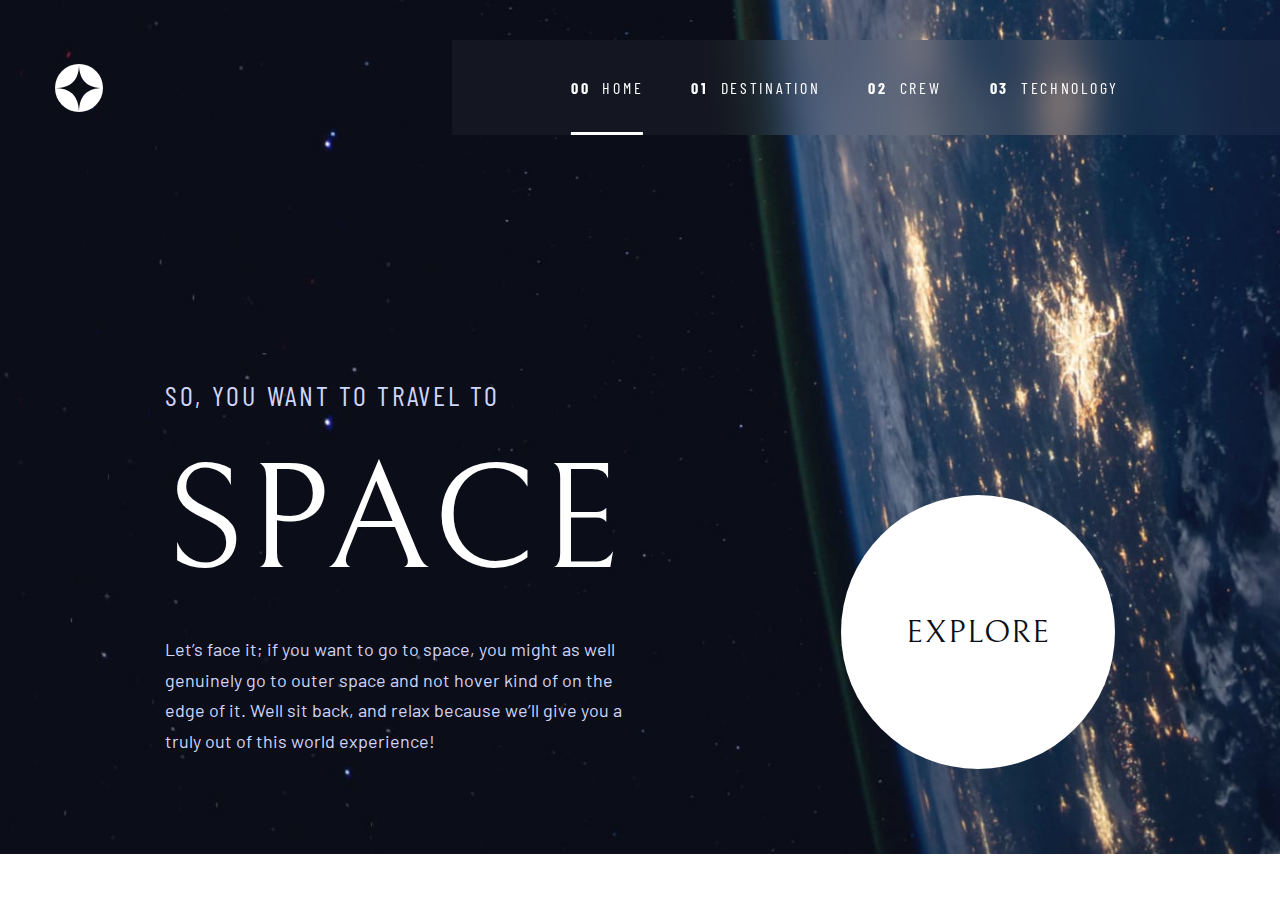
<file: index.html>
<!DOCTYPE html>
<html lang="en">
  <head>
    <meta charset="UTF-8" />
    <meta name="viewport" content="width=device-width, initial-scale=1.0" />

    <link
      rel="icon"
      type="image/png"
      sizes="32x32"
      href="./assets/favicon-32x32.png"
    />
    <link rel="preconnect" href="https://fonts.googleapis.com" />
    <link rel="preconnect" href="https://fonts.gstatic.com" crossorigin />
    <link
      href="https://fonts.googleapis.com/css2?family=Barlow&family=Barlow+Condensed&family=Bellefair&display=swap"
      rel="stylesheet"
    />
    <link rel="stylesheet" href="./css/main.css" />
    <script src="./js/app.js" defer></script>

    <title>Frontend Mentor | Space tourism website</title>
  </head>
  <body class="home-body">
    <header>
      <a href="index.html" class="logo">
        <img src="./assets/shared/logo.svg" alt="Space tourism" />
      </a>

      <div class="hamburger">
        <span></span>
        <span></span>
        <span></span>
      </div>
      <nav>
        <ul class="links">
          <li>
            <a href="index.html" class="active">
              <span aria-hidden="true">00</span>Home
            </a>
          </li>
          <li>
            <a href="destination.html">
              <span aria-hidden="true">01</span>Destination
            </a>
          </li>
          <li>
            <a href="crew.html"> <span aria-hidden="true">02</span>Crew </a>
          </li>
          <li>
            <a href="technology.html">
              <span aria-hidden="true">03</span>Technology
            </a>
          </li>
        </ul>
      </nav>
    </header>

    <section class="home">
      <div class="container">
        <div class="info">
          <h1>So, you want to travel to<span>Space</span></h1>
          <p>
            Let’s face it; if you want to go to space, you might as well
            genuinely go to outer space and not hover kind of on the edge of it.
            Well sit back, and relax because we’ll give you a truly out of this
            world experience!
          </p>
        </div>
        <div class="explore-btn">
          <a class="btn" href="destination.html">Explore</a>
        </div>
      </div>
    </section>
  </body>
</html>
</file>
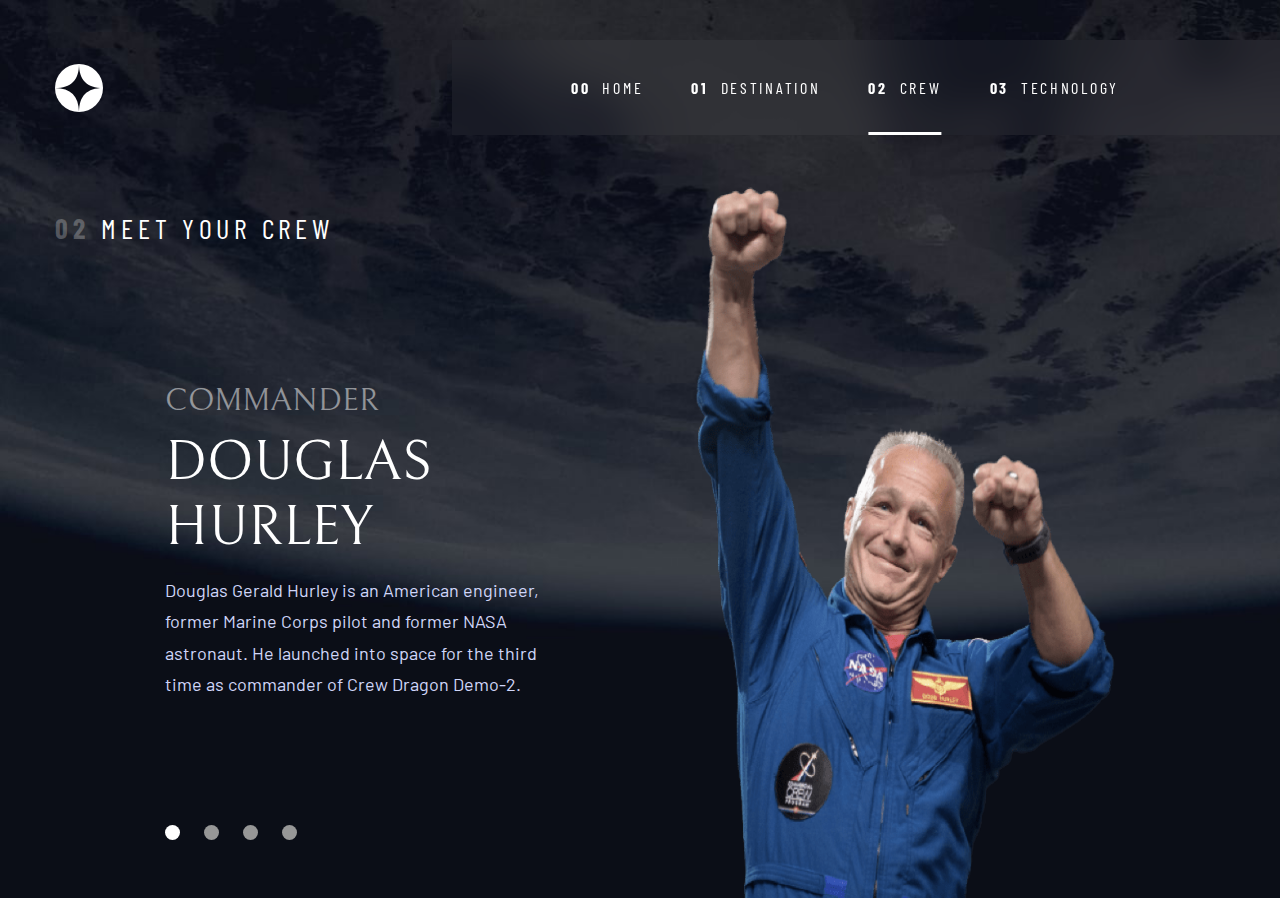
<file: crew.html>
<!DOCTYPE html>
<html lang="en">
  <head>
    <meta charset="UTF-8" />
    <meta name="viewport" content="width=device-width, initial-scale=1.0" />

    <link
      rel="icon"
      type="image/png"
      sizes="32x32"
      href="./assets/favicon-32x32.png"
    />
    <link rel="preconnect" href="https://fonts.googleapis.com" />
    <link rel="preconnect" href="https://fonts.gstatic.com" crossorigin />
    <link
      href="https://fonts.googleapis.com/css2?family=Barlow&family=Barlow+Condensed&family=Bellefair&display=swap"
      rel="stylesheet"
    />
    <link rel="stylesheet" href="./css/main.css" />
    <script src="./js/app.js" defer></script>

    <title>Frontend Mentor | Space tourism website</title>
  </head>
  <body class="crew-page">
    <header>
      <a href="index.html" class="logo">
        <img src="./assets/shared/logo.svg" alt="Space tourism" />
      </a>

      <div class="hamburger">
        <span></span>
        <span></span>
        <span></span>
      </div>
      <nav>
        <ul class="links">
          <li>
            <a href="index.html"> <span aria-hidden="true">00</span>Home </a>
          </li>
          <li>
            <a href="./destination.html">
              <span aria-hidden="true">01</span>Destination
            </a>
          </li>
          <li>
            <a href="crew.html" class="active"> <span aria-hidden="true">02</span>Crew </a>
          </li>
          <li>
            <a href="technology.html">
              <span aria-hidden="true">03</span>Technology
            </a>
          </li>
        </ul>
      </nav>
    </header>

    <section class="crew">
      <h1 class="main-title"><span>02</span>Meet your crew</h1>
      <div class="container">
        <div class="row">
          <div class="img">
            <img src="./assets/crew/image-douglas-hurley.png" alt="">
          </div>
          <div class="content">
            <span class="role">Commander</span>
            <h2 class="name"> Douglas Hurley</h2>
            <p class="">
              Douglas Gerald Hurley is an American engineer, former Marine Corps pilot 
              and former NASA astronaut. He launched into space for the third time as 
              commander of Crew Dragon Demo-2.
            </p>
            <div class="bullets">
            </div>
          </div>
        </div>
    </section>
  </body>
</html>
</file>
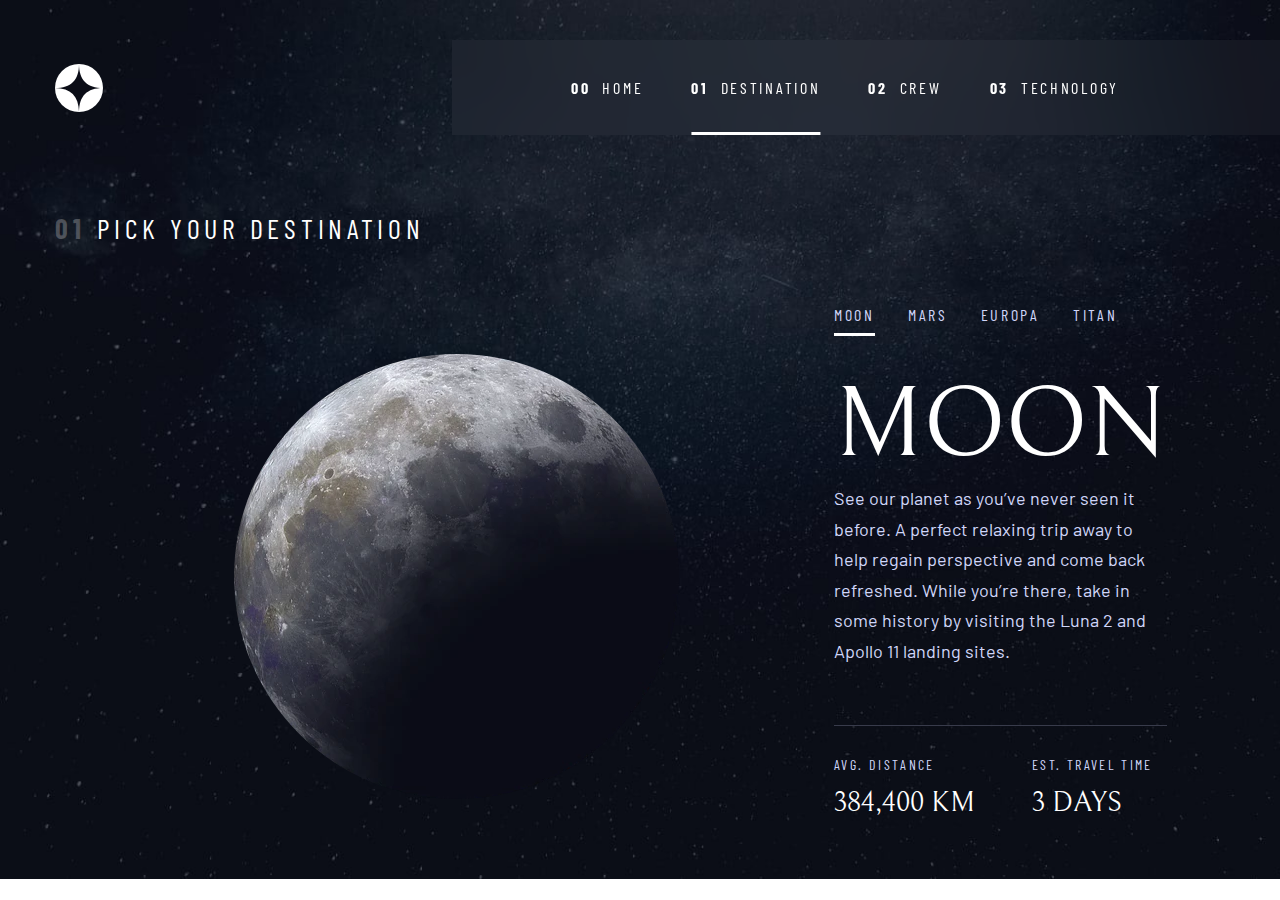
<file: destination.html>
<!DOCTYPE html>
<html lang="en">
  <head>
    <meta charset="UTF-8" />
    <meta name="viewport" content="width=device-width, initial-scale=1.0" />

    <link
      rel="icon"
      type="image/png"
      sizes="32x32"
      href="./assets/favicon-32x32.png"
    />
    <link rel="preconnect" href="https://fonts.googleapis.com" />
    <link rel="preconnect" href="https://fonts.gstatic.com" crossorigin />
    <link
      href="https://fonts.googleapis.com/css2?family=Barlow&family=Barlow+Condensed&family=Bellefair&display=swap"
      rel="stylesheet"
    />
    <link rel="stylesheet" href="./css/main.css" />
    <script src="./js/app.js" defer></script>

    <title>Frontend Mentor | Space tourism website</title>
  </head>
  <body class="destination-page">
    <header>
      <a href="index.html" class="logo">
        <img src="./assets/shared/logo.svg" alt="Space tourism" />
      </a>

      <div class="hamburger">
        <span></span>
        <span></span>
        <span></span>
      </div>
      <nav>
        <ul class="links">
          <li>
            <a href="index.html"> <span aria-hidden="true">00</span>Home </a>
          </li>
          <li>
            <a href="./destination.html" class="active">
              <span aria-hidden="true">01</span>Destination
            </a>
          </li>
          <li>
            <a href="crew.html"> <span aria-hidden="true">02</span>Crew </a>
          </li>
          <li>
            <a href="technology.html">
              <span aria-hidden="true">03</span>Technology
            </a>
          </li>
        </ul>
      </nav>
    </header>

    <section class="destination">
      <h1 class="main-title"><span>01</span>Pick your destination</h1>
      <div class="container">
        <div class="row">
          <div class="img">
            <img class="rotate" src="./assets/destination/image-moon.webp" alt="">
          </div>
          <div class="content">
            <ul class="dest-list">
              <li class="active">Moon</li>
              <li>Mars</li>
              <li>Europa</li>
              <li>Titan</li>
            </ul>
              <div class="info">
                <h2 class="dest-name">Moon</h2>
                <p class="dest-description">
                  See our planet as you’ve never seen it before. A perfect relaxing trip away to help 
                  regain perspective and come back refreshed. While you’re there, take in some history 
                  by visiting the Luna 2 and Apollo 11 landing sites.
                </p>
              </div>
              <div class="details">
                <div>
                  <h3>Avg. distance</h3>
                  <p class="distance">384,400 km</p>
                </div>
                <div>
                  <h3>Est. travel time</h3>
                  <p class="travel">3 days</p>
                </div>
              </div>
          </div>
        </div>
    </section>
  </body>
</html>
</file>
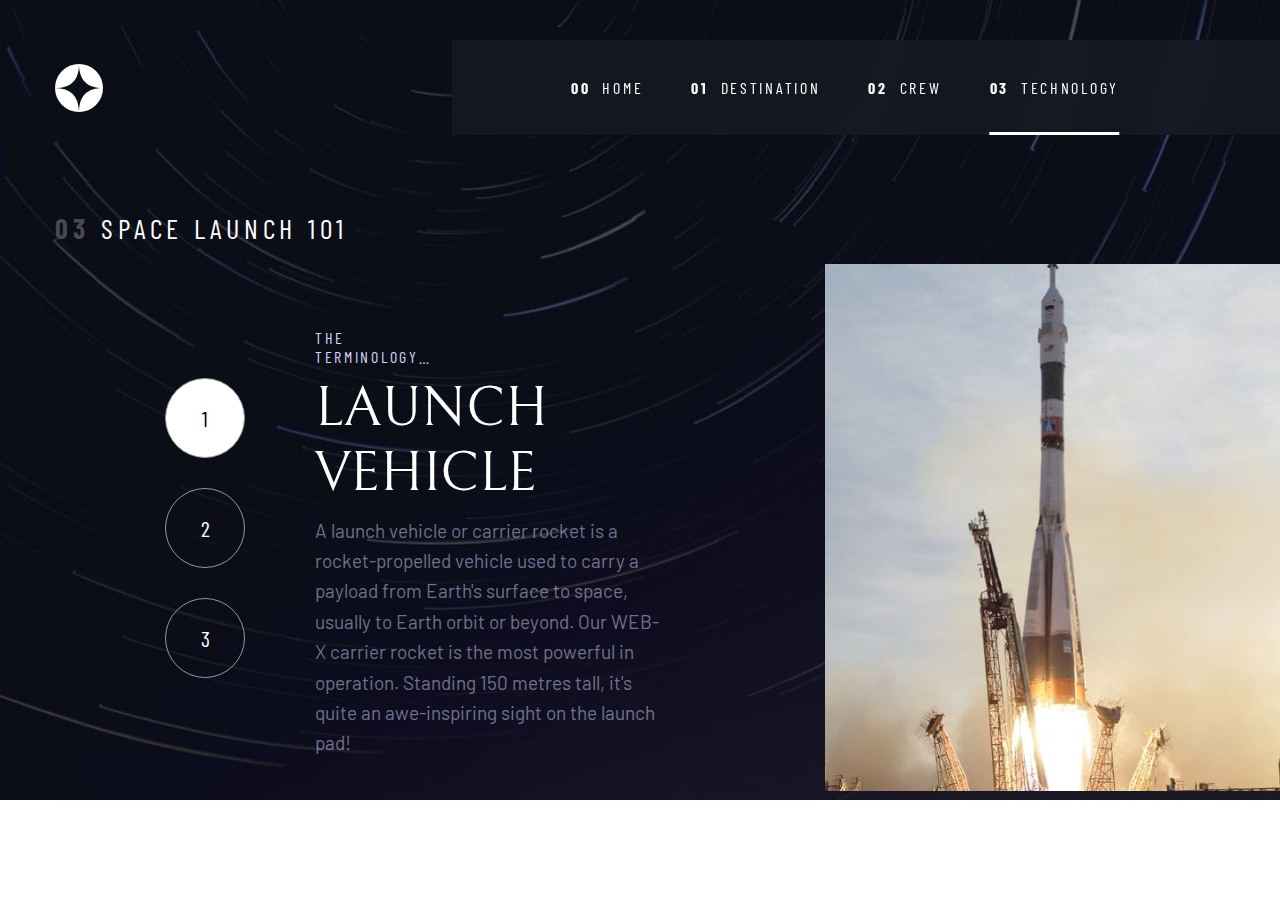
<file: technology.html>
<!DOCTYPE html>
<html lang="en">
  <head>
    <meta charset="UTF-8" />
    <meta name="viewport" content="width=device-width, initial-scale=1.0" />

    <link
      rel="icon"
      type="image/png"
      sizes="32x32"
      href="./assets/favicon-32x32.png"
    />
    <link rel="preconnect" href="https://fonts.googleapis.com" />
    <link rel="preconnect" href="https://fonts.gstatic.com" crossorigin />
    <link
      href="https://fonts.googleapis.com/css2?family=Barlow&family=Barlow+Condensed&family=Bellefair&display=swap"
      rel="stylesheet"
    />
    <link rel="stylesheet" href="./css/main.css" />
    <script src="./js/app.js" defer></script>

    <title>Frontend Mentor | Space tourism website</title>
  </head>
  <body class="technology-page">
    <header>
      <a href="index.html" class="logo">
        <img src="./assets/shared/logo.svg" alt="Space tourism" />
      </a>

      <div class="hamburger">
        <span></span>
        <span></span>
        <span></span>
      </div>
      <nav>
        <ul class="links">
          <li>
            <a href="index.html"> <span aria-hidden="true">00</span>Home </a>
          </li>
          <li>
            <a href="./destination.html">
              <span aria-hidden="true">01</span>Destination
            </a>
          </li>
          <li>
            <a href="crew.html"> <span aria-hidden="true">02</span>Crew </a>
          </li>
          <li>
            <a href="technology.html" class="active">
              <span aria-hidden="true">03</span>Technology
            </a>
          </li>
        </ul>
      </nav>
    </header>

    <section class="technology">
      <h1 class="main-title"><span>03</span>Space launch 101</h1>
      <div class="container">
        <div class="row">
          <div class="img">
              <img class="big" src="./assets/technology/image-launch-vehicle-portrait.jpg" alt="" >
              <img class="small" src="./assets/technology/image-launch-vehicle-landscape.jpg" alt="launch-vehicle">
            </picture>
          </div>
          <div class="content">
            <div class="bullets">
            </div>
          <div>
            <span class="tech-title">the terminology…</span>
            <h2 class="tech-name">Launch vehicle</h2>
            <p class="tech-description">
              A launch vehicle or carrier rocket is a rocket-propelled
              vehicle used to carry a payload from Earth's surface to space,
              usually to Earth orbit or beyond. Our WEB-X carrier rocket is
              the most powerful in operation. Standing 150 metres tall,
              it's quite an awe-inspiring sight on the launch pad!
              </p>
          </div>
          </div>
        </div>
    </section>
  </body>
</html>
</file>
<file: css/main.css>
.container {
  padding-left: 24px;
  padding-right: 24px;
}
@media (min-width: 768px) and (max-width: 991px) {
  .container {
    padding-left: 161px;
    padding-right: 161px;
  }
}
@media (min-width: 992px) {
  .container {
    padding-left: 165px;
    padding-right: 165px;
  }
}

html {
  box-sizing: border-box;
}

*,
::before,
::after {
  box-sizing: inherit;
}

ol,
ul {
  list-style: none;
}

a {
  text-decoration: none;
}

body {
  margin: 0;
  font-family: "Barlow Condensed", sans-serif;
  font-size: 16px;
  background-repeat: no-repeat;
  background-size: cover;
  overflow-x: hidden;
}

/* home page backgrounds */
.home-body {
  background-image: url("../assets/home/background-home-mobile.jpg");
}
@media (min-width: 768px) and (max-width: 991px) {
  .home-body {
    background-image: url("../assets/home/background-home-tablet.jpg");
    background-size: cover;
  }
}
@media (min-width: 992px) {
  .home-body {
    background-image: url("../assets/home/background-home-desktop.jpg");
  }
}

/* destination page backgrounds */
.destination-page {
  background-image: url("../assets/destination/background-destination-mobile.jpg");
}
@media (min-width: 768px) and (max-width: 991px) {
  .destination-page {
    background-image: url("../assets/destination/background-destination-tablet.jpg");
    background-size: cover;
  }
}
@media (min-width: 992px) {
  .destination-page {
    background-image: url("../assets/destination/background-destination-desktop.jpg");
  }
}

/* crew page backgrounds */
.crew-page {
  background-image: url("../assets/crew/background-crew-mobile.jpg");
}
@media (min-width: 768px) and (max-width: 991px) {
  .crew-page {
    background-image: url("../assets/crew/background-crew-tablet.jpg");
    background-size: cover;
  }
}
@media (min-width: 992px) {
  .crew-page {
    background-image: url("../assets/crew/background-crew-desktop.jpg");
  }
}

/* technology page backgrounds */
.technology-page {
  background-image: url("../assets/technology/background-technology-mobile.jpg");
}
@media (min-width: 768px) and (max-width: 991px) {
  .technology-page {
    background-image: url("../assets/technology/background-technology-tablet.jpg");
    background-size: cover;
  }
}
@media (min-width: 992px) {
  .technology-page {
    background-image: url("../assets//technology/background-technology-desktop.jpg");
  }
}

header {
  display: flex;
  justify-content: space-between;
  align-items: center;
  margin: 40px 0 0 55px;
}
header .logo img {
  display: block;
}
header .links {
  display: flex;
  gap: 48px;
  margin: 0;
  background-color: rgba(255, 255, 255, 0.04);
  -webkit-backdrop-filter: blur(20px);
          backdrop-filter: blur(20px);
  padding: 38px;
  -webkit-padding-start: 119px;
          padding-inline-start: 119px;
  -webkit-padding-end: 161px;
          padding-inline-end: 161px;
}
header .links a {
  padding: 38px 0;
  color: white;
  text-transform: uppercase;
  letter-spacing: 2.7px;
  position: relative;
}
header .links a span {
  font-weight: bold;
  margin-right: 12px;
}
header .links a::before {
  content: "";
  position: absolute;
  bottom: 0;
  left: 50%;
  width: 0;
  height: 3px;
  transform: translateX(-50%);
  transition: 0.4s;
}
header .links a.active::before {
  background-color: white;
  width: 100%;
}
header .links a:not(.active):hover::before {
  width: 100%;
  background-color: #979797;
}

@media (max-width: 767px) {
  header {
    margin: 24px;
  }
  header .logo img {
    width: 40px;
    height: 40px;
  }
  header .hamburger {
    width: 24px;
    height: 21px;
    cursor: pointer;
    z-index: 4;
  }
  header .hamburger > span {
    display: block;
    width: 100%;
    height: 3px;
    background-color: #d0d6f9;
    transition: 0.4s;
  }
  header .hamburger > span:not(:last-child) {
    margin-bottom: 5px;
  }
  header .hamburger.show > span:first-child {
    transform: translateY(8px) rotate(-45deg);
  }
  header .hamburger.show > span:nth-child(2) {
    opacity: 0;
  }
  header .hamburger.show > span:last-child {
    transform: translateY(-8px) rotate(45deg);
  }
}
@media (max-width: 767px) {
  header nav {
    position: fixed;
    top: 0;
    right: -100vw;
    width: 68vw;
    height: 100vh;
    z-index: 3;
    transition: 0.4s;
  }
  header nav.show {
    right: 0;
  }
  header nav .links {
    height: 100%;
    flex-direction: column;
    -webkit-backdrop-filter: blur(30px);
            backdrop-filter: blur(30px);
    gap: 1.5rem;
    margin: 0;
    padding: 121px 0;
  }
  header nav .links a {
    display: block;
    padding: 6px 31px;
  }
  header nav .links a::before {
    width: 4px;
    height: 0;
    top: 50%;
    left: calc(100% - 4px);
    transform: translateY(-50%);
  }
  header nav .links a:hover::before {
    height: 100%;
  }
}

@media (min-width: 768px) and (max-width: 991px) {
  header {
    margin-top: 0;
    margin-left: 39px;
  }
  header .links {
    gap: 35px;
    padding-left: 47px;
    padding-right: 47px;
  }
  header .links a {
    font-size: 14px;
    letter-spacing: 2.34;
  }
  header .links a span {
    display: none;
  }
}

/* start home */
.home {
  color: #ffffff;
  text-align: center;
}
.home .info {
  margin-top: 48px;
  margin-bottom: 80px;
}
.home .info h1 {
  font-size: 16px;
  font-weight: 400;
  text-transform: uppercase;
  letter-spacing: 2.7px;
  color: #d0d6f9;
}
.home .info h1 span {
  display: block;
  font-family: "Bellefair", serif;
  font-size: 80px;
  color: #ffffff;
  margin-top: 25px;
}
.home .info p {
  font-family: "Barlow", sans-serif;
  font-size: 15px;
  font-weight: 400;
  color: #d0d6f9;
  line-height: 1.7;
}
.home .btn {
  display: flex;
  justify-content: center;
  align-items: center;
  width: 150px;
  height: 150px;
  background-color: #ffffff;
  color: #0b0d17;
  border-radius: 50%;
  margin: auto;
  font-size: 20px;
  font-family: "Bellefair", serif;
  text-transform: uppercase;
  letter-spacing: 1.25px;
  position: relative;
}
.home .btn::before {
  content: "";
  position: absolute;
  top: 50%;
  left: 50%;
  width: 0%;
  height: 0%;
  background-color: rgba(151, 151, 151, 0.6039215686);
  transform: translate(-50%, -50%);
  border-radius: 50%;
  z-index: -1;
  transition: 0.4s;
}
.home .btn:hover::before {
  width: 150%;
  height: 150%;
}

@media (min-width: 768px) and (max-width: 991px) {
  .home .info {
    margin-top: 105px;
    margin-bottom: 155px;
  }
  .home .info h1 {
    font-size: 20px;
  }
  .home .info h1 span {
    font-size: 150px;
  }
  .home .info p {
    font-size: 16px;
  }
  .home .btn {
    width: 242px;
    height: 242px;
    font-size: 32px;
  }
}

@media (min-width: 992px) {
  .home {
    text-align: left;
  }
  .home .container {
    display: flex;
    justify-content: space-between;
    align-items: center;
    margin-top: 185px;
  }
  .home .info {
    flex-basis: 40%;
  }
  .home .info h1 {
    margin: 10px 0;
    font-size: 28px;
  }
  .home .info h1 span {
    font-size: 150px;
    margin-bottom: 25px;
  }
  .home .info p {
    font-size: 18px;
  }
  .home .btn {
    width: 274px;
    height: 274px;
    font-size: 32px;
  }
  .home .explore-btn {
    margin-top: 90px;
  }
}

/* start destination */
.destination {
  text-align: center;
  color: #ffffff;
}
.destination .main-title {
  font-size: 16px;
  font-weight: 400;
  letter-spacing: 2.7px;
  text-transform: uppercase;
}
.destination .main-title span {
  font-weight: bold;
  color: rgba(255, 255, 255, 0.25);
  margin-right: 12px;
}
.destination .row {
  margin-top: 32px;
}
.destination .row .img img {
  width: 170px;
  height: 170px;
  animation: rotate 10s linear infinite;
}
.destination .row .content .dest-list {
  display: flex;
  justify-content: center;
  gap: 25px;
  padding: 0;
}
.destination .row .content .dest-list li {
  font-size: 14px;
  letter-spacing: 2.36px;
  text-transform: uppercase;
  color: #d0d6f9;
  padding: 8px 0;
  cursor: pointer;
  position: relative;
}
.destination .row .content .dest-list li::before {
  content: "";
  position: absolute;
  bottom: 0;
  left: 0;
  width: 0;
  height: 3px;
  transition: 0.4s;
}
.destination .row .content .dest-list li:not(.active):hover::before {
  background-color: #979797;
  width: 100%;
}
.destination .row .content .dest-list li.active::before {
  background-color: #ffffff;
  color: #ffffff;
  width: 100%;
}
.destination .row .content .info {
  border-bottom: 1px solid #383b4b;
  padding-bottom: 16px;
}
.destination .row .content .info .dest-name {
  font-family: "Bellefair", serif;
  font-size: 56px;
  font-weight: 400;
  text-transform: uppercase;
  margin: 32px 0 0px;
}
.destination .row .content .info .dest-description {
  font-size: 15px;
  font-family: "Barlow", sans-serif;
  color: #d0d6f9;
  line-height: 1.7;
  margin-top: 0;
}
.destination .row .content .details {
  display: flex;
  flex-direction: column;
  gap: 12px;
  padding-top: 16px;
  padding-bottom: 55px;
}
.destination .row .content .details > div h3 {
  font-size: 14px;
  font-weight: 400;
  text-transform: uppercase;
  letter-spacing: 2.36px;
  color: #d0d6f9;
}
.destination .row .content .details > div p {
  font-size: 28px;
  font-family: "Bellefair", serif;
  text-transform: uppercase;
  margin: 5px 0;
}

@media (min-width: 768px) and (max-width: 991px) {
  .destination .main-title {
    font-size: 20px;
    text-align: left;
    letter-spacing: 3.38px;
    margin: 40px 40px 50px;
  }
  .destination .container {
    padding-left: 98px;
    padding-right: 98px;
  }
  .destination .row .img img {
    width: 300px;
    height: 300px;
  }
  .destination .row .content .dest-list {
    margin: 55px 0;
  }
  .destination .row .content .info {
    padding-bottom: 22px;
  }
  .destination .row .content .info .dest-name {
    font-size: 80px;
  }
  .destination .row .content .info .dest-description {
    font-size: 16px;
  }
  .destination .row .content .details {
    flex-direction: row;
    justify-content: space-evenly;
  }
}

@media (min-width: 992px) {
  .destination {
    text-align: left;
  }
  .destination .main-title {
    font-size: 28px;
    letter-spacing: 4.72px;
    margin-top: 76px;
    margin-left: 55px;
  }
  .destination .row {
    display: flex;
    align-items: center;
    margin-left: 69px;
  }
  .destination .row .img {
    margin-right: 155px;
    position: relative;
  }
  .destination .row .img img {
    width: 445px;
    height: 445px;
  }
  .destination .row .content {
    flex-basis: 50%;
  }
  .destination .row .content .dest-list {
    justify-content: flex-start;
    gap: 33px;
  }
  .destination .row .content .dest-list li {
    font-size: 16px;
    letter-spacing: 2.7px;
    padding: 12px 0;
  }
  .destination .row .content .info {
    padding-bottom: 40px;
  }
  .destination .row .content .info .dest-name {
    font-size: 100px;
  }
  .destination .row .content .info .dest-description {
    font-size: 18px;
  }
  .destination .row .content .details {
    flex-direction: row;
    gap: 57px;
  }
}

@keyframes rotate {
  0% {
    transform: rotate(0deg);
  }
  100% {
    transform: rotate(360deg);
  }
}
/* start destination */
.crew {
  text-align: center;
  color: #ffffff;
}
.crew .main-title {
  font-size: 16px;
  font-weight: 400;
  letter-spacing: 2.7px;
  text-transform: uppercase;
}
.crew .main-title span {
  font-weight: bold;
  color: rgba(255, 255, 255, 0.25);
  margin-right: 12px;
}
.crew .row {
  margin-top: 32px;
}
.crew .row .img {
  width: 100%;
  border-bottom: 1px solid #383b4b;
}
.crew .row .img img {
  display: block;
  max-width: 50%;
  margin: auto;
}
.crew .row .content {
  margin-top: 32px;
  display: flex;
  flex-direction: column;
}
.crew .row .content .role {
  display: block;
  font-size: 16px;
  font-family: "Bellefair", serif;
  text-transform: uppercase;
  color: rgba(255, 255, 255, 0.5);
  margin-top: 15px;
  margin-bottom: 11px;
}
.crew .row .content .name {
  font-size: 24px;
  font-weight: 400;
  font-family: "Bellefair", serif;
  text-transform: uppercase;
  margin: 0px 0 10px;
}
.crew .row .content p {
  font-size: 15px;
  font-family: "Barlow", sans-serif;
  color: #d0d6f9;
  line-height: 1.6;
  margin: 5px 0 0;
}
.crew .row .content .bullets {
  display: flex;
  justify-content: center;
  gap: 16px;
  order: -1;
}
.crew .row .content .bullets > span {
  width: 10px;
  height: 10px;
  background-color: #979797;
  border-radius: 50%;
  transition: 0.4s;
  cursor: pointer;
}
.crew .row .content .bullets > span:hover {
  background-color: rgba(255, 255, 255, 0.25);
}
.crew .row .content .bullets > span.active {
  background-color: #ffffff;
}

@media (min-width: 768px) and (max-width: 991px) {
  .crew .main-title {
    font-size: 20px;
    text-align: left;
    letter-spacing: 3.38px;
    margin: 40px 40px 50px;
  }
  .crew .container {
    padding-left: 155px;
    padding-right: 155px;
  }
  .crew .row {
    display: flex;
    flex-direction: column-reverse;
    overflow: hidden;
  }
  .crew .row .img {
    border: none;
    width: 457px;
    height: 572px;
  }
  .crew .row .img img {
    max-width: 100%;
    height: 100%;
    position: relative;
    bottom: -40px;
  }
  .crew .row .content {
    margin-top: 10px;
  }
  .crew .row .content .role {
    font-size: 24px;
  }
  .crew .row .content .name {
    margin-top: 0;
    font-size: 40px;
  }
  .crew .row .content p {
    font-size: 16px;
    font-family: "Barlow", sans-serif;
    line-height: 1.7;
  }
  .crew .row .content .bullets {
    order: 1;
    margin-top: 40px;
  }
}

@media (min-width: 992px) {
  .crew {
    text-align: left;
  }
  .crew .main-title {
    font-size: 28px;
    letter-spacing: 4.72px;
    margin-top: 76px;
    margin-left: 55px;
  }
  .crew .row {
    display: flex;
    justify-content: space-between;
    align-items: center;
    flex-direction: row-reverse;
  }
  .crew .row .img {
    border: none;
    margin-left: 120px;
    margin-top: -90px;
    width: auto;
  }
  .crew .row .img img {
    max-width: 100%;
    width: 500px;
    height: 711px;
  }
  .crew .row .content .role {
    font-size: 32px;
  }
  .crew .row .content .name {
    font-size: 56px;
  }
  .crew .row .content p {
    font-size: 18px;
    max-width: 444px;
    line-height: 1.74;
    margin-bottom: 125px;
  }
  .crew .row .content .bullets {
    order: 1;
    justify-content: flex-start;
    gap: 24px;
  }
  .crew .row .content .bullets > span {
    width: 15px;
    height: 15px;
  }
}

/* start destination */
.technology {
  text-align: center;
  color: #ffffff;
  overflow: hidden;
}
.technology .main-title {
  font-size: 16px;
  font-weight: 400;
  letter-spacing: 2.7px;
  text-transform: uppercase;
}
.technology .main-title span {
  font-weight: bold;
  color: rgba(255, 255, 255, 0.25);
  margin-right: 12px;
}
.technology .row {
  margin-top: 32px;
}
.technology .row .img {
  position: relative;
  left: -24px;
  width: calc(100% + 51px);
}
.technology .row .img img {
  display: block;
  max-width: 100%;
}
.technology .row .img .big {
  display: none;
}
.technology .row .content {
  margin-top: 32px;
  display: flex;
  flex-direction: column;
}
.technology .row .content .bullets {
  display: flex;
  justify-content: center;
  align-items: center;
  gap: 16px;
  margin-bottom: 30px;
}
.technology .row .content .bullets > span {
  display: flex;
  justify-content: center;
  align-items: center;
  width: 40px;
  height: 40px;
  font-size: 16px;
  border: 1px solid #979797;
  border-radius: 50%;
  cursor: pointer;
  transition: 0.4s;
}
.technology .row .content .bullets > span:hover {
  border-color: #ffffff;
}
.technology .row .content .bullets > span.active {
  color: black;
  background-color: #ffffff;
}
.technology .row .content .tech-title {
  font-size: 14px;
  text-transform: uppercase;
  letter-spacing: 2.36px;
  color: #d0d6f9;
  margin-bottom: 10px;
}
.technology .row .content .tech-name {
  font-size: 24px;
  font-weight: 400;
  font-family: "Bellefair", serif;
  text-transform: uppercase;
  margin: 0px 0 10px;
}
.technology .row .content .tech-description {
  font-size: 15px;
  font-family: "Barlow", sans-serif;
  color: rgba(208, 214, 249, 0.5);
  line-height: 1.6;
  margin: 5px 0 0;
}

@media (min-width: 768px) and (max-width: 991px) {
  .technology .main-title {
    font-size: 20px;
    text-align: left;
    letter-spacing: 3.38px;
    margin: 40px 40px 50px;
  }
  .technology .container {
    padding-left: 155px;
    padding-right: 155px;
  }
  .technology .row .img {
    position: relative;
    left: -154px;
    width: calc(100% + 310px);
  }
  .technology .row .img img {
    -o-object-fit: contain;
       object-fit: contain;
    display: block;
    max-width: 100%;
  }
  .technology .row .img .big {
    display: none;
  }
  .technology .row .content {
    margin-top: 10px;
  }
  .technology .row .content .bullets {
    margin-top: 55px;
    margin-bottom: 45px;
  }
  .technology .row .content .bullets > span {
    font-size: 25px;
    width: 58px;
    height: 58px;
  }
  .technology .row .content .tech-title {
    font-size: 16px;
    margin-bottom: 20px;
  }
  .technology .row .content .tech-name {
    font-size: 40px;
    margin-bottom: 20px;
  }
  .technology .row .content .tech-description {
    font-size: 16px;
    line-height: 1.7;
  }
}

@media (min-width: 992px) {
  .technology {
    text-align: left;
  }
  .technology .main-title {
    font-size: 28px;
    letter-spacing: 4.72px;
    margin-top: 76px;
    margin-left: 55px;
  }
  .technology .row {
    display: flex;
    align-items: center;
    flex-direction: row-reverse;
    margin-top: 0;
  }
  .technology .row .img {
    position: relative;
    left: 165px;
    width: 507px;
  }
  .technology .row .img .small {
    display: none;
  }
  .technology .row .img .big {
    display: block;
    height: 527px;
  }
  .technology .row .content {
    display: flex;
    flex-direction: row;
    flex-basis: 58%;
  }
  .technology .row .content .bullets {
    flex-direction: column;
    align-items: flex-start;
    gap: 30px;
    margin-right: 70px;
  }
  .technology .row .content .bullets > span {
    width: 80px;
    height: 80px;
    font-size: 22px;
  }
  .technology .row .content .tech-title {
    display: block;
    font-size: 16px;
    letter-spacing: 2.7px;
    width: 120px;
  }
  .technology .row .content .tech-name {
    font-size: 56px;
  }
  .technology .row .content .tech-description {
    font-size: 19px;
  }
}/*# sourceMappingURL=main.css.map */
</file>
